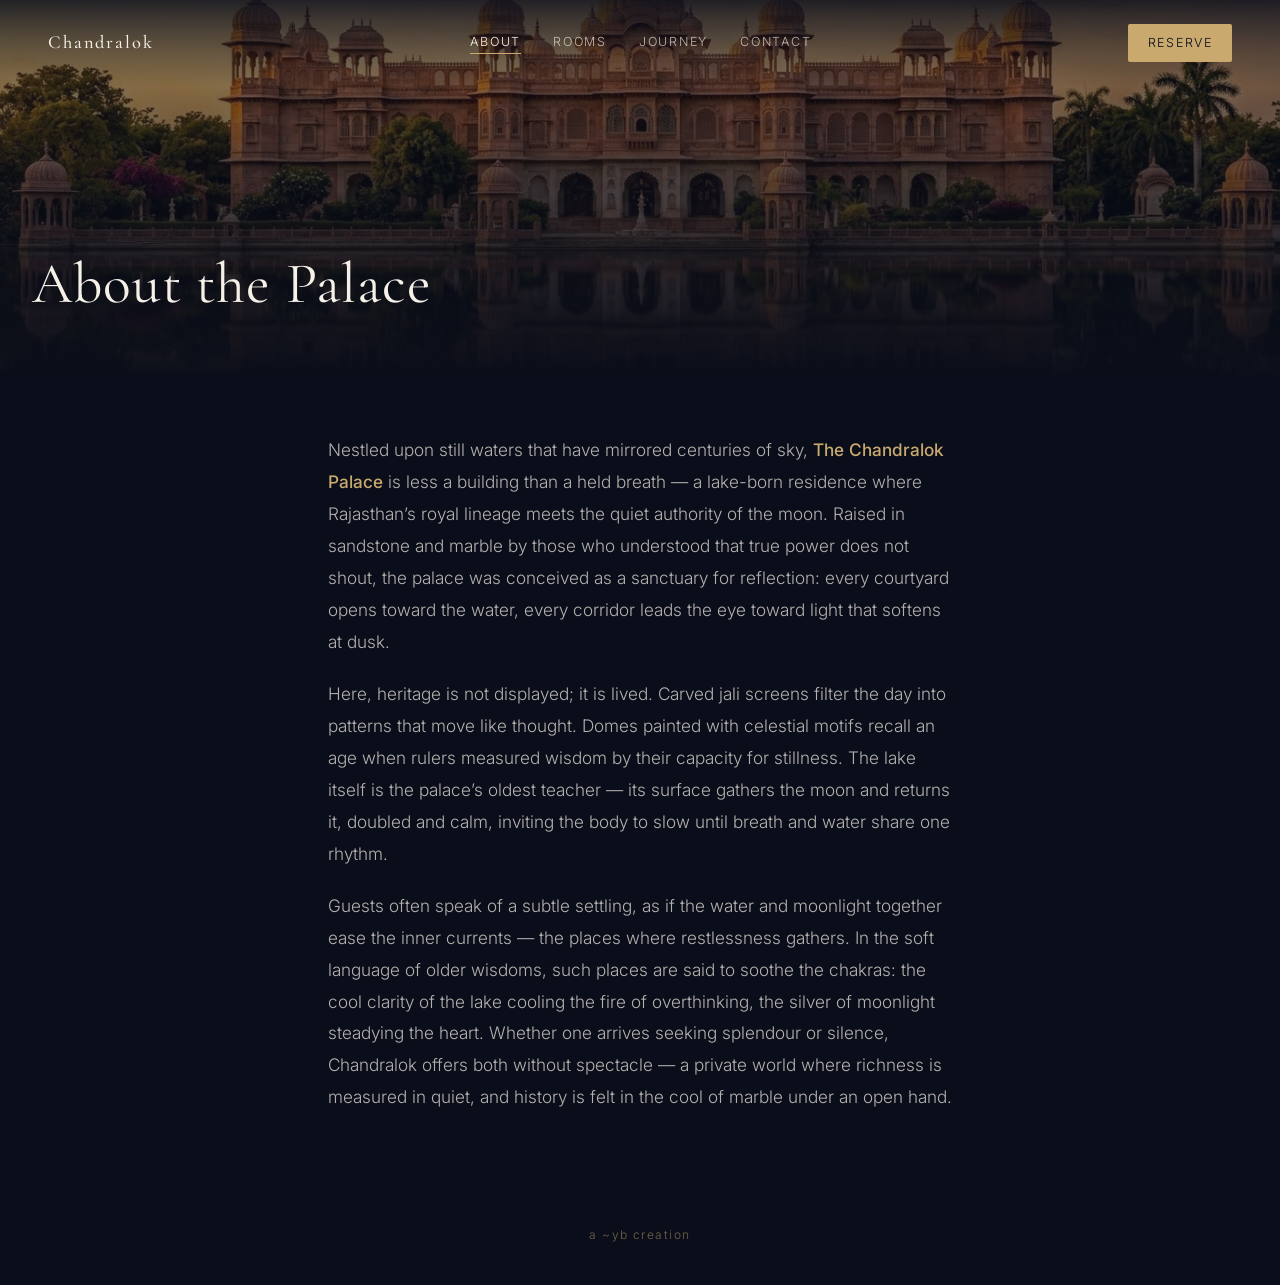
<file: about.html>
<!DOCTYPE html>
<html lang="en">
<head>
  <meta charset="UTF-8" />
  <meta name="viewport" content="width=device-width, initial-scale=1.0" />
  <title>About — The Chandralok Palace</title>
  <link rel="preconnect" href="https://fonts.googleapis.com" />
  <link rel="preconnect" href="https://fonts.gstatic.com" crossorigin />
  <link href="https://fonts.googleapis.com/css2?family=Cormorant+Garamond:ital,wght@0,400;0,500;0,600;1,400&family=Inter:wght@300;400;500&display=swap" rel="stylesheet" />
  <link rel="stylesheet" href="css/styles.css" />
</head>
<body class="touch-device">
  <header class="nav" id="nav">
    <a href="index.html" class="nav-logo">Chandralok</a>
    <nav class="nav-links">
      <a href="about.html" class="active">About</a>
      <a href="rooms.html">Rooms</a>
      <a href="index.html#arrival">Journey</a>
      <a href="contact.html">Contact</a>
    </nav>
    <a href="contact.html" class="nav-cta">Reserve</a>
  </header>
  <div class="page-hero"><h1>About the Palace</h1></div>
  <div class="page-body">
    <p>Nestled upon still waters that have mirrored centuries of sky, <strong>The Chandralok Palace</strong> is less a building than a held breath — a lake-born residence where Rajasthan’s royal lineage meets the quiet authority of the moon. Raised in sandstone and marble by those who understood that true power does not shout, the palace was conceived as a sanctuary for reflection: every courtyard opens toward the water, every corridor leads the eye toward light that softens at dusk.</p>
    <p>Here, heritage is not displayed; it is lived. Carved jali screens filter the day into patterns that move like thought. Domes painted with celestial motifs recall an age when rulers measured wisdom by their capacity for stillness. The lake itself is the palace’s oldest teacher — its surface gathers the moon and returns it, doubled and calm, inviting the body to slow until breath and water share one rhythm.</p>
    <p>Guests often speak of a subtle settling, as if the water and moonlight together ease the inner currents — the places where restlessness gathers. In the soft language of older wisdoms, such places are said to soothe the chakras: the cool clarity of the lake cooling the fire of overthinking, the silver of moonlight steadying the heart. Whether one arrives seeking splendour or silence, Chandralok offers both without spectacle — a private world where richness is measured in quiet, and history is felt in the cool of marble under an open hand.</p>
  </div>
  <p class="site-credit">a ~yb creation</p>
</body>
</html>
</file>
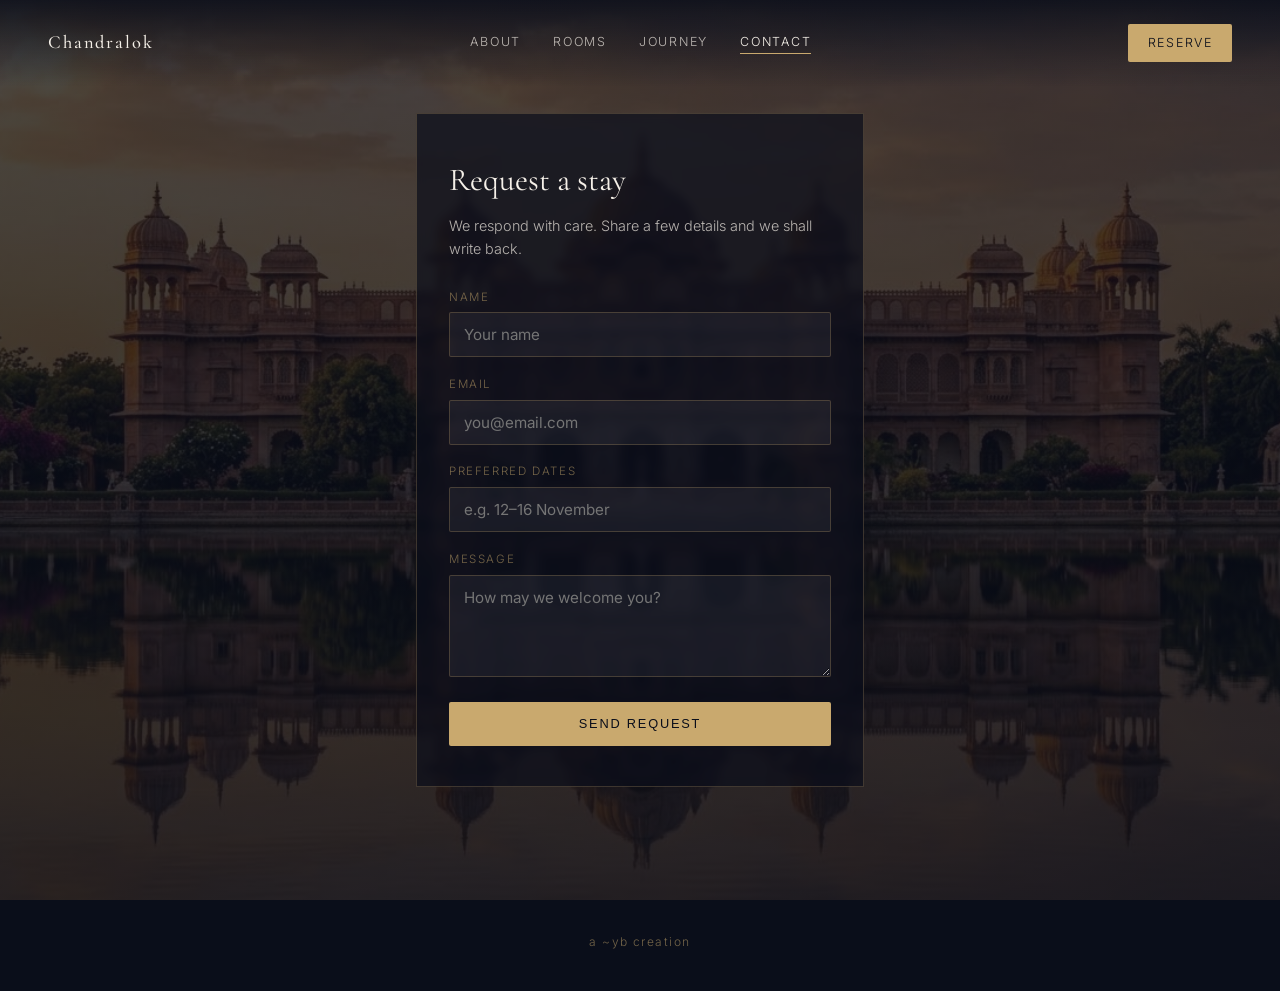
<file: contact.html>
<!DOCTYPE html>
<html lang="en">
<head>
  <meta charset="UTF-8" />
  <meta name="viewport" content="width=device-width, initial-scale=1.0" />
  <title>Contact — The Chandralok Palace</title>
  <link rel="preconnect" href="https://fonts.googleapis.com" />
  <link rel="preconnect" href="https://fonts.gstatic.com" crossorigin />
  <link href="https://fonts.googleapis.com/css2?family=Cormorant+Garamond:ital,wght@0,400;0,500;0,600;1,400&family=Inter:wght@300;400;500&display=swap" rel="stylesheet" />
  <link rel="stylesheet" href="css/styles.css" />
</head>
<body class="touch-device">
  <header class="nav" id="nav">
    <a href="index.html" class="nav-logo">Chandralok</a>
    <nav class="nav-links">
      <a href="about.html">About</a>
      <a href="rooms.html">Rooms</a>
      <a href="index.html#arrival">Journey</a>
      <a href="contact.html" class="active">Contact</a>
    </nav>
    <a href="contact.html" class="nav-cta">Reserve</a>
  </header>
  <div class="contact-wrap">
    <div class="contact-card">
      <h1>Request a stay</h1>
      <p class="sub">We respond with care. Share a few details and we shall write back.</p>
      <form action="mailto:reservations@chandralok.palace" method="POST" enctype="text/plain">
        <label for="name">Name</label>
        <input type="text" id="name" name="name" required placeholder="Your name" />
        <label for="email">Email</label>
        <input type="email" id="email" name="email" required placeholder="you@email.com" />
        <label for="dates">Preferred dates</label>
        <input type="text" id="dates" name="dates" placeholder="e.g. 12–16 November" />
        <label for="message">Message</label>
        <textarea id="message" name="message" rows="4" placeholder="How may we welcome you?"></textarea>
        <button type="submit">Send request</button>
      </form>
    </div>
  </div>
  <p class="site-credit">a ~yb creation</p>
</body>
</html>
</file>
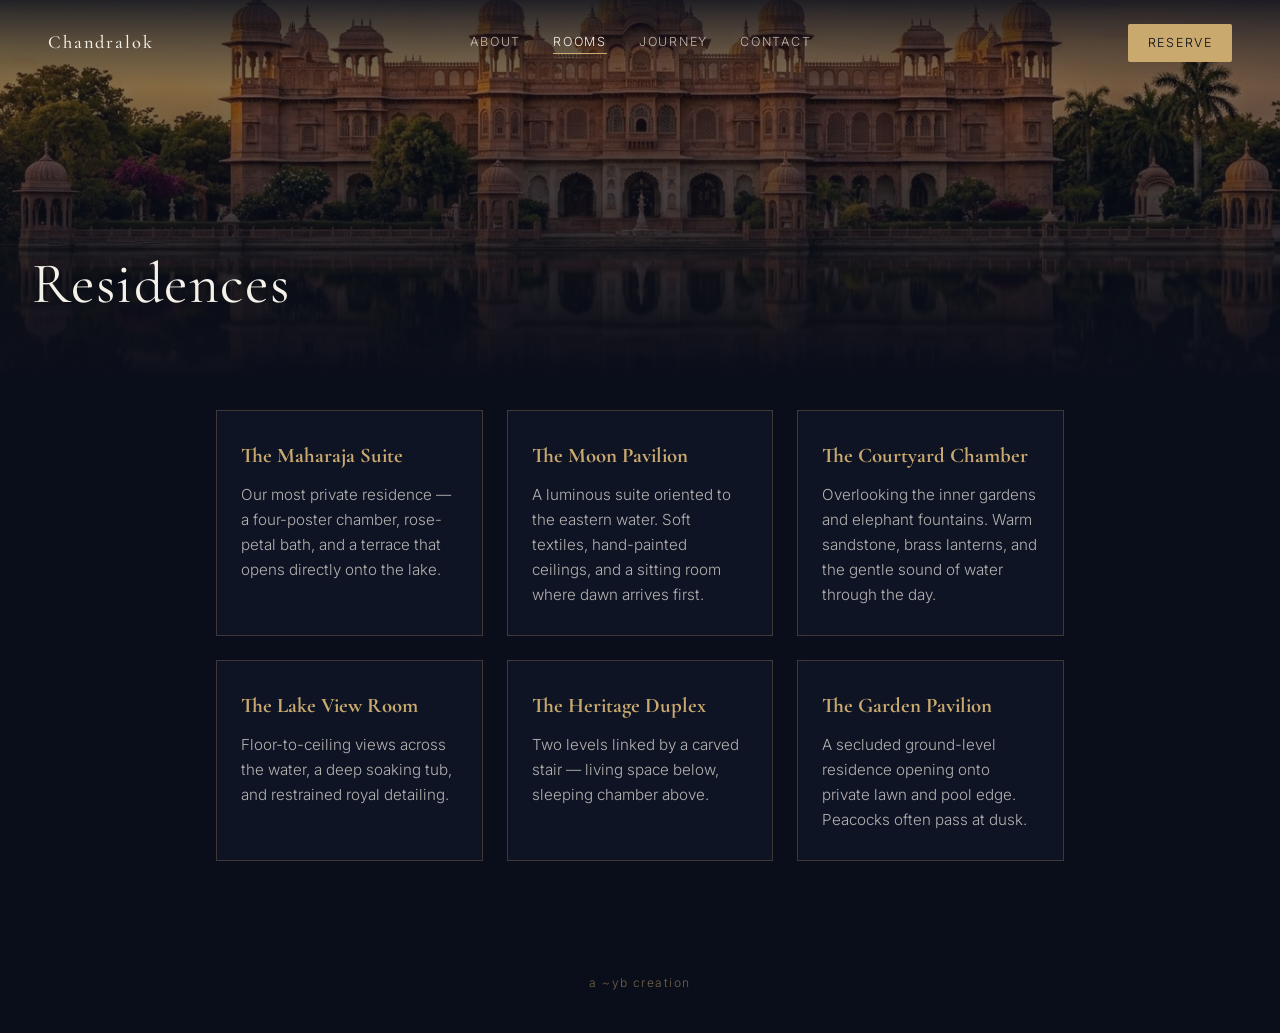
<file: rooms.html>
<!DOCTYPE html>
<html lang="en">
<head>
  <meta charset="UTF-8" />
  <meta name="viewport" content="width=device-width, initial-scale=1.0" />
  <title>Rooms — The Chandralok Palace</title>
  <link rel="preconnect" href="https://fonts.googleapis.com" />
  <link rel="preconnect" href="https://fonts.gstatic.com" crossorigin />
  <link href="https://fonts.googleapis.com/css2?family=Cormorant+Garamond:ital,wght@0,400;0,500;0,600;1,400&family=Inter:wght@300;400;500&display=swap" rel="stylesheet" />
  <link rel="stylesheet" href="css/styles.css" />
</head>
<body class="touch-device">
  <header class="nav" id="nav">
    <a href="index.html" class="nav-logo">Chandralok</a>
    <nav class="nav-links">
      <a href="about.html">About</a>
      <a href="rooms.html" class="active">Rooms</a>
      <a href="index.html#arrival">Journey</a>
      <a href="contact.html">Contact</a>
    </nav>
    <a href="contact.html" class="nav-cta">Reserve</a>
  </header>
  <div class="page-hero"><h1>Residences</h1></div>
  <div class="rooms-grid">
    <article class="room-card"><h3>The Maharaja Suite</h3><p>Our most private residence — a four-poster chamber, rose-petal bath, and a terrace that opens directly onto the lake.</p></article>
    <article class="room-card"><h3>The Moon Pavilion</h3><p>A luminous suite oriented to the eastern water. Soft textiles, hand-painted ceilings, and a sitting room where dawn arrives first.</p></article>
    <article class="room-card"><h3>The Courtyard Chamber</h3><p>Overlooking the inner gardens and elephant fountains. Warm sandstone, brass lanterns, and the gentle sound of water through the day.</p></article>
    <article class="room-card"><h3>The Lake View Room</h3><p>Floor-to-ceiling views across the water, a deep soaking tub, and restrained royal detailing.</p></article>
    <article class="room-card"><h3>The Heritage Duplex</h3><p>Two levels linked by a carved stair — living space below, sleeping chamber above.</p></article>
    <article class="room-card"><h3>The Garden Pavilion</h3><p>A secluded ground-level residence opening onto private lawn and pool edge. Peacocks often pass at dusk.</p></article>
  </div>
  <p class="site-credit">a ~yb creation</p>
</body>
</html>
</file>
<file: css/styles.css>
/* Chandralok Palace — styles */
:root {
  --sapphire: #0A0E1A;
  --sapphire-soft: #12182A;
  --ivory: #F5F0E8;
  --ivory-dim: rgba(245, 240, 232, 0.72);
  --gold: #C9A96E;
  --gold-soft: rgba(201, 169, 110, 0.55);
  --gold-dim: rgba(201, 169, 110, 0.25);
  --font-display: "Cormorant Garamond", "Times New Roman", Georgia, serif;
  --font-body: "Inter", system-ui, sans-serif;
  --ease-out: cubic-bezier(0.16, 1, 0.3, 1);
}
*, *::before, *::after { box-sizing: border-box; margin: 0; padding: 0; }
html { font-size: 16px; -webkit-font-smoothing: antialiased; }
html.lenis, html.lenis body { height: auto; }
.lenis.lenis-smooth { scroll-behavior: auto !important; }
body {
  background: var(--sapphire); color: var(--ivory);
  font-family: var(--font-body); font-weight: 300; line-height: 1.6;
  overflow-x: hidden; cursor: none;
}
body.touch-device, body.is-iframe { cursor: auto; }
body.is-iframe .cursor, body.is-iframe .cursor-follower { display: none !important; }
html.is-iframe, body.is-iframe { height: auto; min-height: 100%; overflow-x: hidden; }

.cursor, .cursor-follower {
  position: fixed; top: 0; left: 0; pointer-events: none; z-index: 9999;
  border-radius: 50%; transform: translate(-50%, -50%); mix-blend-mode: difference;
}
.cursor { width: 8px; height: 8px; background: var(--gold);
  transition: width 0.25s var(--ease-out), height 0.25s var(--ease-out); }
.cursor-follower { width: 36px; height: 36px; border: 1px solid var(--gold-soft);
  transition: width 0.35s var(--ease-out), height 0.35s var(--ease-out); }
.cursor.is-hover, .cursor-follower.is-hover { width: 48px; height: 48px; }
.cursor.is-hover { background: transparent; border: 1px solid var(--gold); }
body.touch-device .cursor, body.touch-device .cursor-follower { display: none; }

.preloader {
  position: fixed; inset: 0; z-index: 10000; background: var(--sapphire);
  display: flex; align-items: center; justify-content: center;
  transition: opacity 0.8s var(--ease-out), visibility 0.8s;
}
.preloader.is-done { opacity: 0; visibility: hidden; pointer-events: none; }
.preloader-word {
  font-family: var(--font-display); font-weight: 400;
  font-size: clamp(1.5rem, 4vw, 2.1rem); letter-spacing: 0.28em;
  text-transform: uppercase; color: var(--gold); margin-bottom: 1.5rem;
  opacity: 0; animation: fadeIn 1s var(--ease-out) 0.2s forwards;
}
.preloader-bar { width: 120px; height: 1px; background: var(--gold-dim); margin: 0 auto; overflow: hidden; }
.preloader-bar span { display: block; height: 100%; width: 0; background: var(--gold);
  animation: loadBar 1.6s var(--ease-out) 0.4s forwards; }
@keyframes fadeIn { to { opacity: 1; } }
@keyframes loadBar { to { width: 100%; } }

.nav {
  position: fixed; top: 0; left: 0; right: 0; z-index: 100;
  display: flex; align-items: center; justify-content: space-between;
  padding: 1.25rem 2rem;
  background: linear-gradient(to bottom, rgba(10, 14, 26, 0.85), transparent);
  transition: transform 0.5s var(--ease-out), opacity 0.5s;
}
.nav.is-hidden { transform: translateY(-100%); opacity: 0; }
.nav-logo {
  font-family: var(--font-display); font-weight: 500; font-size: 1.15rem;
  letter-spacing: 0.1em; color: var(--ivory); text-decoration: none;
}
.nav-logo:hover { color: var(--gold); }
.nav-links { display: none; gap: 2rem; }
.nav-links a {
  font-size: 0.78rem; letter-spacing: 0.14em; text-transform: uppercase;
  color: var(--ivory-dim); text-decoration: none; position: relative; padding-bottom: 2px;
}
.nav-links a::after {
  content: ""; position: absolute; left: 0; bottom: 0; width: 0; height: 1px;
  background: var(--gold); transition: width 0.4s var(--ease-out);
}
.nav-links a:hover, .nav-links a.active { color: var(--ivory); }
.nav-links a:hover::after, .nav-links a.active::after { width: 100%; }
.nav-cta {
  font-size: 0.78rem; letter-spacing: 0.14em; text-transform: uppercase;
  color: var(--sapphire); background: var(--gold); padding: 0.55rem 1.2rem;
  text-decoration: none; border-radius: 2px;
}
.nav-cta:hover { background: #d4b87a; }

.section-indicator {
  position: fixed; right: 1.5rem; top: 50%; transform: translateY(-50%);
  z-index: 50; font-family: var(--font-display); font-size: 0.9rem;
  letter-spacing: 0.15em; color: var(--gold-soft); writing-mode: vertical-rl;
  pointer-events: none; opacity: 0.7;
}

.chapter {
  position: relative; width: 100%; min-height: 100vh;
  display: flex; align-items: center; justify-content: center; overflow: hidden;
}
.media-wrap {
  position: absolute; inset: 0; z-index: 0; overflow: hidden;
  width: 100%; height: 100%; background: #0A0E1A;
}
.media-wrap video, .media-wrap img {
  width: 100%; height: 100%; object-fit: cover; display: block;
}
.scrub-video { opacity: 0; transition: opacity 0.45s ease; background: #0A0E1A; }
.scrub-video.is-ready { opacity: 1; }
.mobile-hero-img { display: none; }

/* VERY MINIMAL golden glass — barely there */
.chapter-content {
  position: relative; z-index: 2; max-width: 38rem; text-align: center;
  pointer-events: none;
  backdrop-filter: blur(2px); -webkit-backdrop-filter: blur(2px);
  background: rgba(201, 169, 110, 0.06);
  border: 1px solid rgba(201, 169, 110, 0.12);
  border-radius: 2px; padding: 2.25rem 2rem;
}
.chapter-content * { pointer-events: auto; }
.chapter-num {
  font-family: var(--font-display); font-size: 0.95rem; letter-spacing: 0.3em;
  color: var(--gold); margin-bottom: 1rem; opacity: 0.9;
}
.chapter-title {
  font-family: var(--font-display); font-weight: 400;
  font-size: clamp(2.4rem, 6.5vw, 3.8rem); line-height: 1.12; margin-bottom: 1.25rem;
  color: var(--ivory); letter-spacing: 0.02em;
}
.chapter-body {
  font-size: clamp(0.95rem, 2vw, 1.1rem); line-height: 1.75;
  color: var(--ivory-dim); max-width: 28rem; margin: 0 auto;
}
.hero-content {
  max-width: 48rem;
  background: rgba(201, 169, 110, 0.05);
  border: 1px solid rgba(201, 169, 110, 0.1);
  backdrop-filter: blur(2px); -webkit-backdrop-filter: blur(2px);
}
.eyebrow {
  font-size: 0.75rem; letter-spacing: 0.28em; text-transform: uppercase;
  color: var(--gold); margin-bottom: 1.5rem;
}
.hero-title {
  font-family: var(--font-display); font-weight: 400;
  font-size: clamp(3rem, 10vw, 5.8rem); line-height: 1.02; margin-bottom: 1.25rem;
  letter-spacing: 0.03em;
}
.hero-title .line { display: block; }
.hero-sub { font-size: clamp(1rem, 2.2vw, 1.25rem); color: var(--ivory-dim); font-family: var(--font-display); font-style: italic; }
.scroll-hint {
  position: absolute; bottom: 2.5rem; left: 50%; transform: translateX(-50%);
  z-index: 3; display: flex; flex-direction: column; align-items: center; gap: 0.75rem;
  font-size: 0.7rem; letter-spacing: 0.2em; text-transform: uppercase; color: var(--ivory-dim);
}
.scroll-line {
  width: 1px; height: 48px; background: linear-gradient(to bottom, var(--gold), transparent);
  animation: scrollPulse 2s ease-in-out infinite;
}
@keyframes scrollPulse {
  0%, 100% { opacity: 0.4; transform: scaleY(0.7); }
  50% { opacity: 1; transform: scaleY(1); }
}
.chapter::after {
  content: ""; position: absolute; inset: 0; z-index: 1; pointer-events: none;
  background: linear-gradient(to bottom, rgba(10,14,26,0.3) 0%, rgba(10,14,26,0.08) 40%, rgba(10,14,26,0.5) 100%);
}
.suite-cards {
  display: flex; gap: 1.25rem; margin-top: 2.5rem; overflow-x: auto;
  padding-bottom: 0.5rem; scroll-snap-type: x mandatory; pointer-events: auto;
}
.suite-card {
  flex: 0 0 240px; scroll-snap-align: start;
  background: rgba(18, 24, 42, 0.65); border: 1px solid var(--gold-dim);
  padding: 1.5rem 1.25rem; text-align: left;
  backdrop-filter: blur(2px); -webkit-backdrop-filter: blur(2px);
}
.suite-card h3 { font-family: var(--font-display); color: var(--gold); margin-bottom: 0.6rem; font-size: 1.2rem; }
.suite-card p { font-size: 0.88rem; line-height: 1.6; color: var(--ivory-dim); }

.footer {
  min-height: 70vh; display: flex; align-items: center; justify-content: center;
  background: var(--sapphire); padding: 6rem 2rem; text-align: center;
}
.footer-eyebrow { font-size: 0.75rem; letter-spacing: 0.25em; text-transform: uppercase; color: var(--gold); margin-bottom: 1.25rem; }
.footer-title { font-family: var(--font-display); font-weight: 400; font-size: clamp(2.2rem, 5vw, 3.2rem); margin-bottom: 1.5rem; letter-spacing: 0.02em; }
.footer-body { font-size: 1.05rem; color: var(--ivory-dim); margin-bottom: 2.5rem; line-height: 1.7; }
.footer-cta {
  display: inline-block; font-size: 0.8rem; letter-spacing: 0.16em; text-transform: uppercase;
  color: var(--sapphire); background: var(--gold); padding: 0.9rem 2rem; text-decoration: none; border-radius: 2px;
}
.footer-cta:hover { background: #d4b87a; }
.footer-note { margin-top: 3rem; font-size: 0.75rem; letter-spacing: 0.18em; text-transform: uppercase; color: var(--gold-soft); }
.reveal { opacity: 0; transform: translateY(28px); }
.site-credit {
  text-align: center; padding: 2rem 1rem 2.5rem; font-size: 0.75rem;
  letter-spacing: 0.12em; color: var(--gold-soft);
}

.page-hero {
  min-height: 42vh; display: flex; align-items: flex-end; padding: 6rem 2rem 3rem;
  background: linear-gradient(to bottom, rgba(10,14,26,0.35), var(--sapphire)),
              url("../Poster%3AOG.jpg") center/cover no-repeat;
}
.page-hero h1 {
  font-family: var(--font-display); font-weight: 400;
  font-size: clamp(2.4rem, 6vw, 3.6rem); color: var(--ivory); letter-spacing: 0.02em;
}
.page-body {
  max-width: 42rem; margin: 0 auto; padding: 3.5rem 1.5rem 5rem;
  color: var(--ivory-dim); font-size: 1.08rem; line-height: 1.85;
}
.page-body p + p { margin-top: 1.25rem; }
.page-body strong { color: var(--gold); font-weight: 500; }
.rooms-grid {
  display: grid; grid-template-columns: repeat(auto-fit, minmax(260px, 1fr));
  gap: 1.5rem; max-width: 56rem; margin: 0 auto; padding: 2rem 1.5rem 5rem;
}
.room-card {
  background: rgba(18, 24, 42, 0.7); border: 1px solid var(--gold-dim);
  padding: 1.75rem 1.5rem; backdrop-filter: blur(2px);
}
.room-card h3 { font-family: var(--font-display); color: var(--gold); margin-bottom: 0.6rem; font-size: 1.3rem; }
.room-card p { color: var(--ivory-dim); font-size: 0.95rem; line-height: 1.65; }
.contact-wrap {
  min-height: 100vh; display: flex; align-items: center; justify-content: center;
  padding: 6rem 1.5rem;
  background: linear-gradient(rgba(10,14,26,0.72), rgba(10,14,26,0.85)),
              url("../Poster%3AOG.jpg") center/cover no-repeat fixed;
}
.contact-card {
  width: 100%; max-width: 28rem;
  background: rgba(10, 14, 26, 0.7); border: 1px solid var(--gold-dim);
  padding: 2.5rem 2rem; backdrop-filter: blur(4px); -webkit-backdrop-filter: blur(4px);
}
.contact-card h1 { font-family: var(--font-display); font-weight: 400; font-size: 2rem; margin-bottom: 0.5rem; color: var(--ivory); }
.contact-card .sub { color: var(--ivory-dim); font-size: 0.9rem; margin-bottom: 1.75rem; }
.contact-card label {
  display: block; font-size: 0.72rem; letter-spacing: 0.14em; text-transform: uppercase;
  color: var(--gold-soft); margin-bottom: 0.4rem;
}
.contact-card input, .contact-card textarea {
  width: 100%; background: rgba(255,255,255,0.05); border: 1px solid var(--gold-dim);
  color: var(--ivory); padding: 0.75rem 0.9rem; margin-bottom: 1.1rem;
  font-family: var(--font-body); font-size: 0.95rem; border-radius: 2px;
}
.contact-card input:focus, .contact-card textarea:focus { outline: none; border-color: var(--gold); }
.contact-card button {
  width: 100%; background: var(--gold); color: var(--sapphire); border: none;
  padding: 0.9rem; font-size: 0.8rem; letter-spacing: 0.14em; text-transform: uppercase;
  cursor: pointer; border-radius: 2px;
}
.contact-card button:hover { background: #d4b87a; }

@media (prefers-reduced-motion: reduce) {
  .cursor, .cursor-follower { display: none !important; }
  body { cursor: auto; }
  .scroll-line { animation: none; }
  .reveal { opacity: 1; transform: none; }
  .preloader-bar span { animation: none; width: 100%; }
}
@media (max-width: 768px) {
  body { cursor: auto; }
  .cursor, .cursor-follower, .section-indicator { display: none !important; }
  .nav { padding: 1rem 1.25rem; }
  .nav-links { display: none; }
  .chapter-content { padding: 1.5rem 1.25rem; }
  .chapter-hero .scrub-video { display: none; }
  .chapter-hero .mobile-hero-img {
    display: block; animation: kenBurns 20s ease-in-out infinite alternate;
  }
  .chapter-arrival .scrub-video, .chapter-finale .scrub-video {
    animation: kenBurns 22s ease-in-out infinite alternate; opacity: 1;
  }
  @keyframes kenBurns { from { transform: scale(1); } to { transform: scale(1.1); } }
  .suite-cards { margin-left: -1.25rem; margin-right: -1.25rem; padding-left: 1.25rem; padding-right: 1.25rem; }
  .footer { min-height: 60vh; padding: 4rem 1.25rem; }
}
@media (min-width: 769px) {
  .nav-links { display: flex; }
  .nav { padding: 1.5rem 3rem; }
  .section-indicator { right: 2.5rem; }
}
</file>
